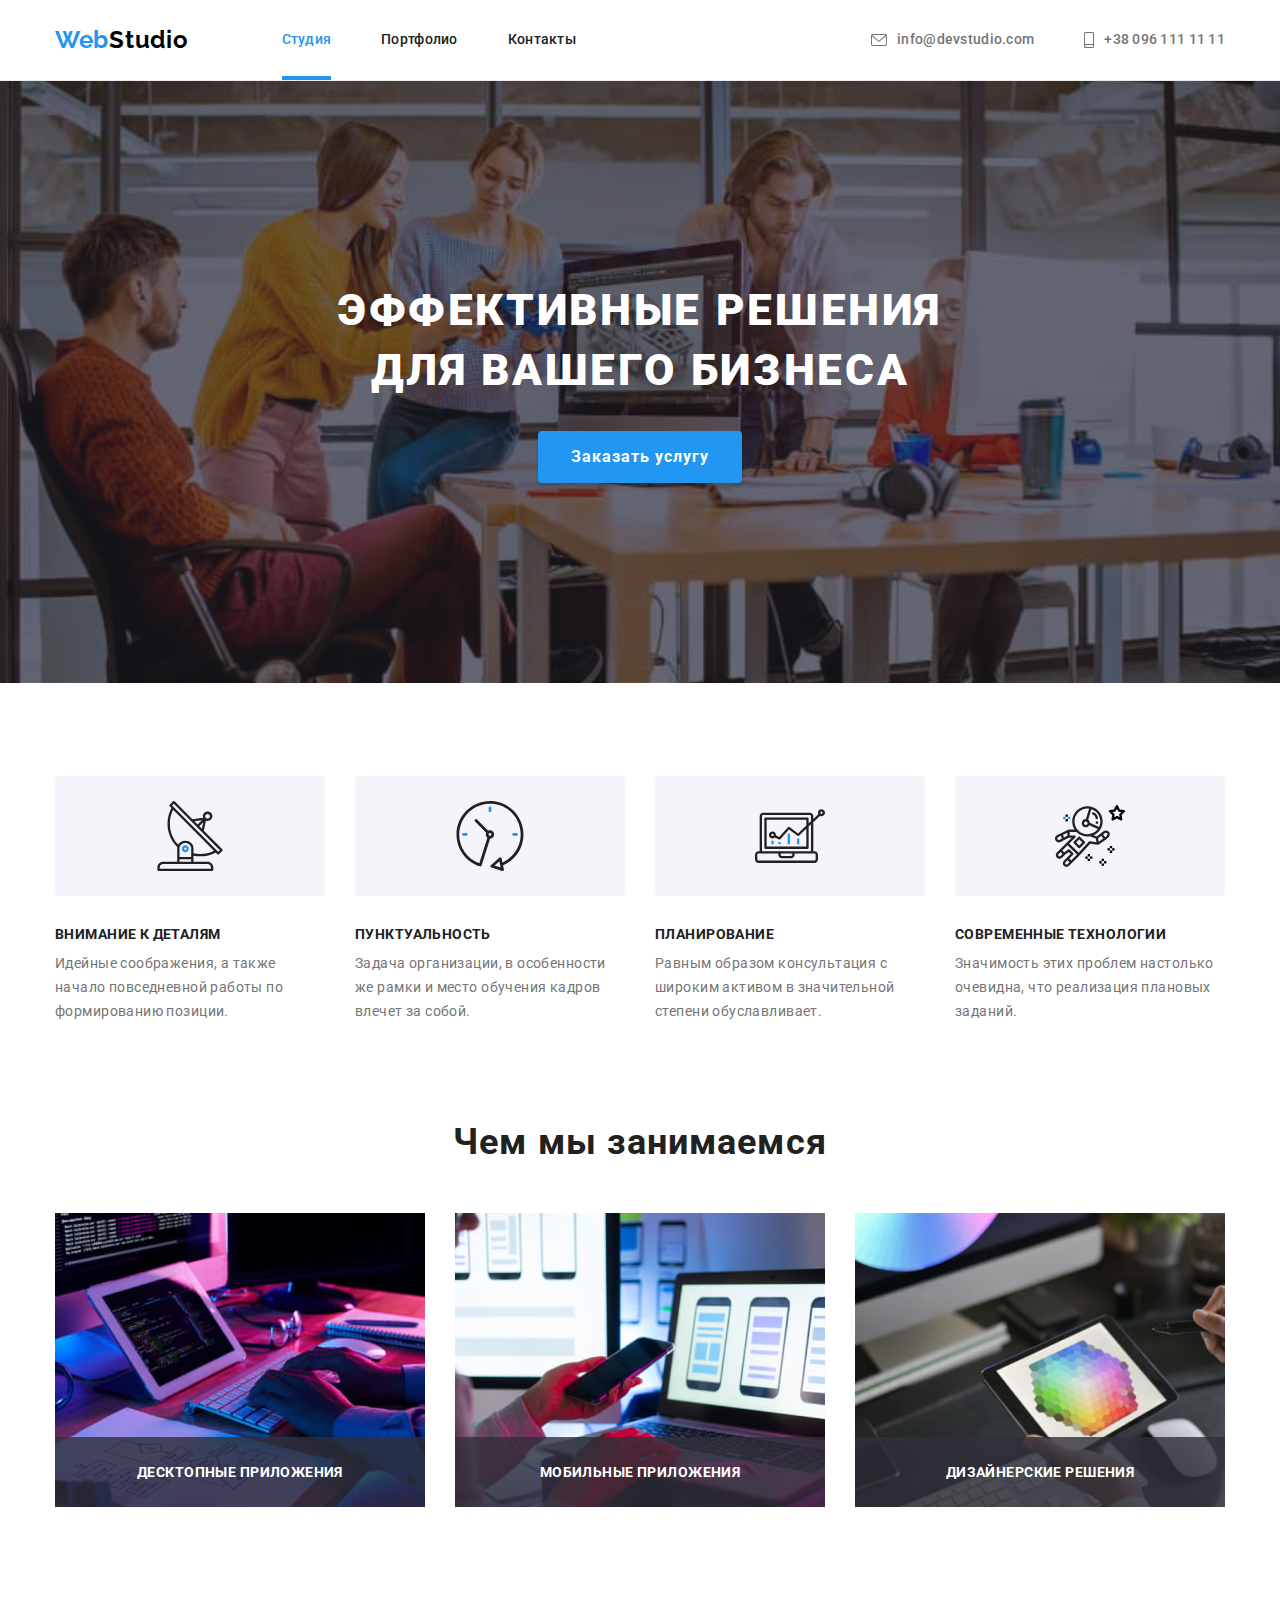
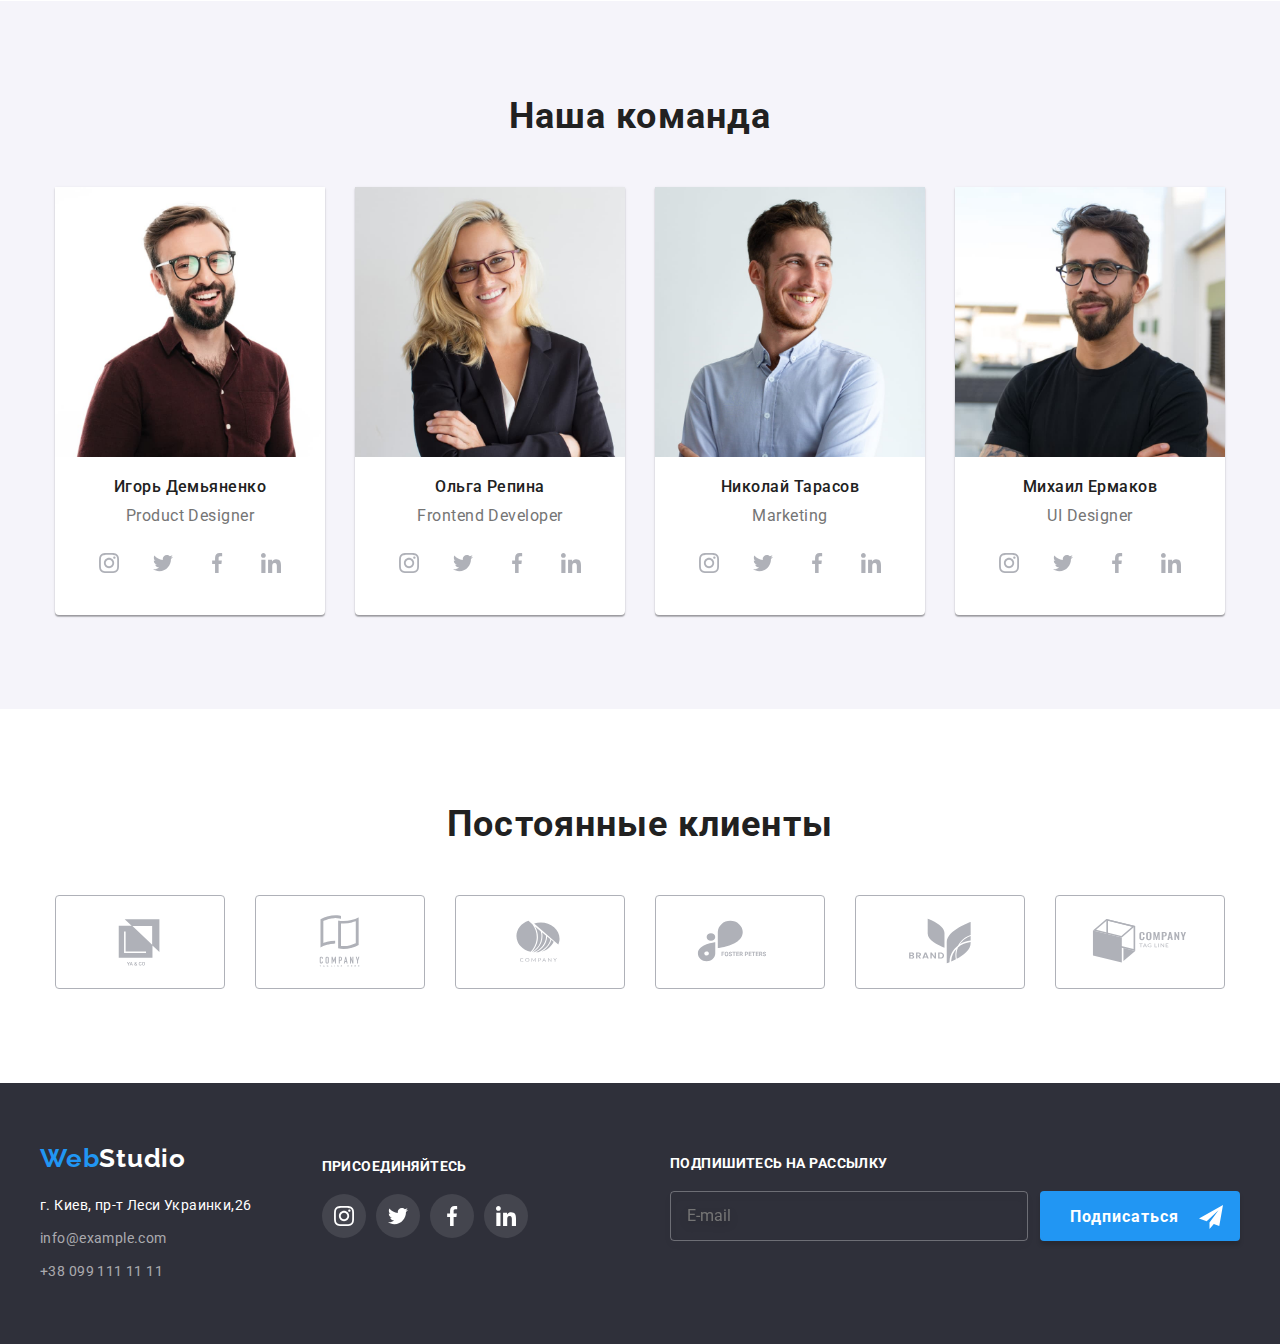
<file: index.html>
<!DOCTYPE html>
<html lang="ru">

<head>
    <meta charset="UTF-8">
    <meta http-equiv="X-UA-Compatible" content="IE=edge">
    <meta name="viewport" content="width=device-width, initial-scale=1.0">
    <title>WebStudio Main Page</title>

    <link rel="stylesheet" href="https://cdnjs.cloudflare.com/ajax/libs/modern-normalize/1.0.0/modern-normalize.min.css" />

    <link rel="stylesheet" href="./css/main.min.css"/>

    <link rel="preconnect" href="https://fonts.googleapis.com">
    <link rel="preconnect" href="https://fonts.gstatic.com" crossorigin>
    <link href="https://fonts.googleapis.com/css2?family=Raleway:wght@700&family=Roboto:wght@400;500;700;900&display=swap"
        rel="stylesheet">
</head>

<body>
    
    <!-- Шапка сторінки-->
<header class="header">
    <div class="header__container container">
        <nav class="header__nav">
            <a class="logo link" href="index.html"><span class="logo__part">Web</span>Studio</a>
            <ul class="navigation list">
                <li class="navigation__item"><a class="navigation__link link navigation__link--current" href="index.html">Студия</a></li>
                <li class="navigation__item"><a class="navigation__link link" href="./portfolio.html">Портфолио</a></li>
                <li class="navigation__item"><a class="navigation__link link" href="">Контакты</a></li>
            </ul>
        </nav>

        <ul class="contacts list ">
            <li class="contacts__item">
                <a class="contacts__link link" href="mailto:info@devstudio.com">
                    <svg class="contacts__icons" width="16" height="12" viewBox="0 0 16 12">
                        <use href="./images/symbol-defs.svg#icon-envelope">
                        </use>
                    </svg>info@devstudio.com</a></li>
            <li class="contacts__item">
                <a class="contacts__link link" href="tel:+380961111111">
                    <svg class="contacts__icons" width="10" height="16" viewBox="0 0 10 16">
                        <use href="./images/symbol-defs.svg#icon-smartphone">
                        </use>
                    </svg>+38 096 111 11 11</a>
            </li>
        </ul>
        <button class="menu-button" type="button" menu-modal-open>
            <svg class="menu-icon" width="24" height="16" fill="none">
                <path fill-rule="evenodd" clip-rule="evenodd"
                    d="M0 2.6667V0h24v2.6667H0Zm0 6.6666h24V6.6667H0v2.6666ZM0 16h24v-2.6667H0V16Z" />
            </svg>
        </button>
    </div>


<!--------------------MENU_MODAL------------------->
<div class="menu-backdrop is-hidden" menu-modal>
    <div class="menu">

        <button class="menu-close button" type="button" menu-modal-close>
            <svg class="menu-close__svg" width="18" height="18">
                <use href="./images/icons.svg#icon-close"></use>
            </svg>
        </button>

        <ul class="menu-nav list">
            <li class="menu-nav__item"><a class="menu-nav__link link menu-nav__link--current"
                    href="index.html">Студия</a>
            </li>
            <li class="menu-nav__item"><a class="menu-nav__link link" href="./portfolio.html">Портфолио</a></li>
            <li class="menu-nav__item"><a class="menu-nav__link link" href="">Контакты</a></li>
        </ul>
       

        <div class="menu__container-contacts">
        <ul class="menu-contacts list ">
            <li class="tel">
                <a class="tel-link link" href="tel:+380961111111">
                    +38 096 111 11 11</a>
            </li>
            <li class="mail">
                <a class="mail-link link" href="mailto:info@devstudio.com">
                    info@devstudio.com</a>
            </li>

        </ul>
        <ul class="menu-socials">
            <a href="" class="menu-socials__link link">
                Instagram
            </a>
            <span class="menu-socials__line">|</span>
            <a href="" class="menu-socials__link link">
                Twitter
            </a>
            <span class="menu-socials__line">|</span>
            <a href="" class="menu-socials__link link">
                Facebook
            </a>
            <span class="menu-socials__line">|</span>
            <a href="" class="menu-socials__link link">
                LinkedIn
            </a>
        </ul>
       </div>
    </div>
</div>


</header>




    <!--Контент-->
    <main>
        <!--Блок-герой-->
        <section class="hero section">
            <div class="hero__container container">
            <h1 class="hero__text">Эффективные решения для вашего бизнеса</h1>
            <button class="hero__button button" type="button" data-modal-open>Заказать услугу</button>
            </div>
        </section>




        <!------------Блок наших цінностей------------->
        <section class="values section">
            <div class="container">
            <h2 class="values__heading visually-hidden">Наши ценности</h2>
            <ul class="values__list list">
                <li class="values__item">
                    <div class="values__img">
                    <svg class="values__icons"  width="70" height="70" viewBox="0 0 70 70">
                        <use href="./images/symbol-defs.svg#icon-antenna"></use>
                    </svg>
                    </div>
                    <div class="values__part">
                    <h3 class="values__name">Внимание к деталям</h3>
                    <p class="values__text text">Идейные соображения, а также начало повседневной работы по формированию позиции.</p>
                </div>
                </li>
                <li class="values__item">
                    <div class="values__img">
                    <svg class="values__icons" width="70" height="70" viewBox="0 0 70 70">
                        <use href="./images/symbol-defs.svg#icon-clock"></use>
                    </svg>
                    </div>
                    <div class="values__part">
                    <h3 class="values__name">Пунктуальность</h3>
                    <p class="values__text text">Задача организации, в особенности же рамки и место обучения кадров влечет за собой.</p>
                </div>
                </li>
                <li class="values__item">
                    <div class="values__img">
                    <svg class="values__icons" width="70" height="70" viewBox="0 0 70 70">
                        <use href="./images/symbol-defs.svg#icon-diagram"></use>
                    </svg>
                    </div>
                    <div class="values__part">
                    <h3 class="values__name">Планирование</h3>
                    <p class="values__text text">Равным образом консультация с широким активом в значительной степени обуславливает.</p>
                </div>
            </li>
                <li class="values__item">
                    <div class="values__img">
                    <svg class="values__icons" width="70" height="70" viewBox="0 0 70 70">
                        <use href="./images/symbol-defs.svg#icon-astronaut"></use>
                    </svg>
                    </div>
                    <div class="values__part">
                        <h3 class="values__name">Современные технологии</h3>
                    <p class="values__text text">Значимость этих проблем настолько очевидна, что реализация плановых заданий.</p>
                </div>
                </li>
            </ul>
            </div>
        </section>

            <!------------Блок наших завдань------------->
        <section class="tasks section">
            <div class="container">
            <h2 class="tasks__title title">Чем мы занимаемся</h2>
            <ul class="tasks-list list">
                <li class="tasks__item">
                    <div class="thumb">
                    <img src="./images/image1.jpg" alt="Верстка" width="370" height="294" />
                    <p class="tasks__text">Десктопные приложения</p>
                    </div>
                </li>
                <li class="tasks__item">
                    <div class="thumb">
                    <img src="./images/image2.jpg" alt="Разметка" width="370" height="294" />
                    <p class="tasks__text">Мобильные приложения</p>
                    </div>
                </li>
                <li class="tasks__item">
                    <div class="thumb">
                    <img src="./images/image3.jpg" alt="Дизайн" width="370" height="294" />
                    <p class="tasks__text">Дизайнерские решения</p>
                    </div>
                </li>
            </ul>
            </div>
        </section>


        
        <!----------Блок презентування команди---------->


        <section class="team section">
            <div class="container">
            <h2 class="team__title title">Наша команда</h2>
            <ul class="team__list list">
                <li class="member">
                    <div class="team__image-container">
                        <img src="./images/igor.jpg" alt="Фото Игоря" />
                    </div>
                    <div class="team__container">
                    <h3 class="member__name">Игорь Демьяненко</h3>
                    <p class="member__job text">Product Designer</p>
                    <ul class="social-media">
                        <li class="social-media__item">
                            <a class="social-media__link social-media__members" href="" aria-label="Посилання на Instagram">
                                <svg class="social-media__svg">
                                    <use href="./images/symbol-defs.svg#icon-instagram"></use>
                                </svg>
                            </a>
                        </li>
                        <li  class="social-media__item">
                            <a class="social-media__link social-media__members" href="" aria-label="Посилання на Twitter">
                                <svg class="social-media__svg">
                                    <use href="./images/symbol-defs.svg#icon-twitter"></use>
                                </svg>
                            </a>
                        </li>
                        <li  class="social-media__item">
                            <a class="social-media__link social-media__members" href="" aria-label="Посилання на Facebook">
                                <svg class="social-media__svg">
                                    <use href="./images/symbol-defs.svg#icon-facebook"></use>
                                </svg>
                            </a>
                        </li>
                        <li  class="social-media__item">
                            <a class="social-media__link social-media__members" href="" aria-label="Посилання на Linkedin">
                                <svg class="social-media__svg">
                                    <use href="./images/symbol-defs.svg#icon-linkedin"></use>
                                </svg>
                            </a>
                        </li>
                    </ul>
                    </div>
                </li>
                <li class="member">
                    <div class="team__image-container">
                        <img src="./images/olga.jpg" alt="Фото Ольги" />
                    </div>
                    <div class="team__container">
                    <h3 class="member__name">Ольга Репина</h3>
                    <p class="member__job text">Frontend Developer</p>
                    <ul class="social-media">
                        <li  class="social-media__item">
                            <a class="social-media__link social-media__members" href="" aria-label="Посилання на Instagram">
                                <svg class="social-media__svg">
                                    <use href="./images/symbol-defs.svg#icon-instagram"></use>
                                </svg>
                            </a>
                        </li>
                        <li  class="social-media__item">
                            <a class="social-media__link social-media__members" href="" aria-label="Посилання на Twitter">
                                <svg class="social-media__svg">
                                    <use href="./images/symbol-defs.svg#icon-twitter"></use>
                                </svg>
                            </a>
                        </li>
                        <li  class="social-media__item">
                            <a class="social-media__link social-media__members" href="" aria-label="Посилання на Facebook">
                                <svg class="social-media__svg">
                                    <use href="./images/symbol-defs.svg#icon-facebook"></use>
                                </svg>
                            </a>
                        </li>
                        <li  class="social-media__item">
                            <a class="social-media__link social-media__members" href="" aria-label="Посилання на Linkedin">
                                <svg class="social-media__svg">
                                    <use href="./images/symbol-defs.svg#icon-linkedin"></use>
                                </svg>
                            </a>
                        </li>
                    </ul>
                    </div>
                </li>
                <li class="member">
                    <div class="team__image-container">
                        <img src="./images/nikolay.jpg " alt="Фото Николая" />
                    </div>
                    <div class="team__container">
                    <h3 class="member__name">Николай Тарасов</h3>
                    <p class="member__job text">Marketing</p>
                    <ul class="social-media">
                        <li  class="social-media__item">
                            <a class="social-media__link social-media__members" href="" aria-label="Посилання на Instagram">
                                <svg class="social-media__svg">
                                    <use href="./images/symbol-defs.svg#icon-instagram"></use>
                                </svg>
                            </a>
                        </li>
                        <li  class="social-media__item">
                            <a class="social-media__link social-media__members" href="" aria-label="Посилання на Twitter">
                                <svg class="social-media__svg">
                                    <use href="./images/symbol-defs.svg#icon-twitter"></use>
                                </svg>
                            </a>
                        </li>
                        <li  class="social-media__item">
                            <a class="social-media__link social-media__members" href="" aria-label="Посилання на Facebook">
                                <svg class="social-media__svg">
                                    <use href="./images/symbol-defs.svg#icon-facebook"></use>
                                </svg>
                            </a>
                        </li>
                        <li  class="social-media__item">
                            <a class="social-media__link social-media__members" href="" aria-label="Посилання на Linkedin">
                                <svg class="social-media__svg">
                                    <use href="./images/symbol-defs.svg#icon-linkedin"></use>
                                </svg>
                            </a>
                        </li>
                    </ul>
                    </div>
                </li>
                <li class="member">
                    <div class="team__image-container">
                        <img src="./images/michael.jpg" alt="Фото Михаила" />
                    </div>
                    <div class="team__container">
                    <h3 class="member__name">Михаил Ермаков</h3>
                    <p class="member__job text">UI Designer</p>
                    <ul class="social-media">
                        <li  class="social-media__item">
                            <a class="social-media__link social-media__members" href="" aria-label="Посилання на Instagram">
                                <svg class="social-media__svg">
                                    <use href="./images/symbol-defs.svg#icon-instagram"></use>
                                </svg>
                            </a>
                        </li>
                        <li  class="social-media__item">
                            <a class="social-media__link social-media__members" href="" aria-label="Посилання на Twitter">
                                <svg class="social-media__svg">
                                    <use href="./images/symbol-defs.svg#icon-twitter"></use>
                                </svg>
                            </a>
                        </li>
                        <li  class="social-media__item">
                            <a class="social-media__link social-media__members" href="" aria-label="Посилання на Facebook">
                                <svg class="social-media__svg">
                                    <use href="./images/symbol-defs.svg#icon-facebook"></use>
                                </svg>
                            </a>
                        </li>
                        <li  class="social-media__item">
                            <a class="social-media__link social-media__members" href="" aria-label="Посилання на Linkedin">
                                <svg class="social-media__svg">
                                    <use href="./images/symbol-defs.svg#icon-linkedin"></use>
                                </svg>
                            </a>
                        </li>
                    </ul>
                    </div>
                </li>
            </ul>
            </div>
        </section>



     <!----------Компанії з якими працювали---------->
     <section class="companies section">

            <div class="container">

                <h2  class="companies__title title">Постоянные клиенты</h2>

                <ul class="companies__list list">

                    <li class="companies__item">
                        <a class="link companies__link" href="" aria-label="Перейти на сайт компании">
                            <svg class="companies__icons">
                                                      <use href=" ./images/symbol-defs.svg#icon-logo"></use>
                            </svg>
                        </a>
                    </li>
                    <li class="companies__item">
                        <a class="link companies__link" href="" aria-label="Перейти на сайт компании">
                            <svg class="companies__icons">
                                                      <use href=" ./images/symbol-defs.svg#icon-companyy"></use>
                            </svg>
                        </a>
                    </li>
                    <li class="companies__item">
                        <a class="link companies__link" href="" aria-label="Перейти на сайт компании">
                            <svg class="companies__icons">
                                                     <use href=" ./images/symbol-defs.svg#icon-company"></use>
                            </svg>
                        </a>
                    </li>
                    <li class="companies__item">
                        <a class="link companies__link" href="" aria-label="Перейти на сайт компании">
                            <svg class="companies__icons">
                                                     <use href=" ./images/symbol-defs.svg#icon-fosterpeters"></use>
                            </svg>
                        </a>
                    </li>
                    <li class="companies__item">
                        <a class="link companies__link" href="" aria-label="Перейти на сайт компании">
                            <svg class="companies__icons">
                                                     <use href=" ./images/symbol-defs.svg#icon-brand"></use>
                            </svg>
                        </a>
                    </li>  
                    <li class="companies__item">
                        <a class="link companies__link" href="" aria-label="Перейти на сайт компании">
                            <svg class="companies__icons">
                                                     <use href=" ./images/symbol-defs.svg#icon-tagline"></use>
                            </svg>
                        </a>
                    </li>
                </ul>

            </div>
     </section>

    </main>

    <!--Футер, контакти-->
    <footer class="footer">
        <div class="footer__container container">

        <div class="address"> 
        <a class="footer__logo link" href="./index.html"><span class="logo__part">Web</span>Studio</a>
        <address>
            <ul class="address__list list">
                <li><a class="address__location link" href="https://goo.gl/maps/zYbYkfwUoNGTcLPQ7" target="_blank" rel="noopener noreferrer">г. Киев,
                        пр-т Леси Украинки,26</a></li>
                <li class="address__item"><a class="link address__link" href="mailto:info@example.com">info@example.com</a></li>
                <li class="address__item"><a class="link address__link" href="tel:+380991111111">+38 099 111 11 11</a></li>
            </ul>
        </address>
        </div>

         <div class="socials">
         <h2 class="socials__heading">присоединяйтесь</h2>
         <ul class="social-media">
                        <li class="social-media__item">
                            <a class="social-media__link social-media__footer" href="" aria-label="Посилання на Instagram">
                                <svg class="social-media__svg">
                                    <use href="./images/symbol-defs.svg#icon-instagram"></use>
                                </svg>
                            </a>
                        </li>
                        <li class="social-media__item">
                            <a class="social-media__link social-media__footer" href="" aria-label="Посилання на Twitter">
                                <svg class="social-media__svg">
                                    <use href="./images/symbol-defs.svg#icon-twitter"></use>
                                </svg>
                            </a>
                        </li>
                        <li class="social-media__item">
                            <a class="social-media__link social-media__footer" href="" aria-label="Посилання на Facebook">
                                <svg class="social-media__svg">
                                    <use href="./images/symbol-defs.svg#icon-facebook"></use>
                                </svg>
                            </a>
                        </li>
                        <li class="social-media__item">
                            <a class="social-media__link social-media__footer" href="" aria-label="Посилання на Linkedin">
                                <svg class="social-media__svg">
                                    <use href="./images/symbol-defs.svg#icon-linkedin"></use>
                                </svg>
                            </a>
                        </li>
        </ul>
        </div>


        <div class="footer-form">
            <h2 class="footer-form__heading">Подпишитесь на рассылку</h2>
            <div class="sign-form">
            <input class="sign-form__input" type="text" placeholder="E-mail">
            <button class="footer-button button" type="submit">Подписаться
                    <svg class="footer-button__icon" width="24" height="24" fill="none">
                  <path d="M24 0 0 13.5l7.67 2.8407L19.5 5.25l-8.9983 12.1396.0073.0027-.009-.0027v6.6105l4.3013-5.0181 5.4488 2.0181L24 0Z"
                 fill="#fff" />
         </svg> 
            </button>
            </div>
        </div>       
    </div>


    </footer>



<!--------------------CLIENT_MODAL------------------->
<div class="backdrop is-hidden" data-modal>
    <div class="modal">

        <button class="close-button button" type="button" data-modal-close>
           <svg class="close-button__svg" width="18" height="18">
             <use href="./images/icons.svg#icon-close"></use>
           </svg>
        </button>

            <form class="client-form">

                <h2 class="client-form__header">Оставьте свои данные, мы вам перезвоним</h2>
            
                <div class="field">
                <label class="field__label" for="name">Имя</label>
                <input class="field__input" type="text" name="user-name" id="name" />
                <svg class="field__icon" width="18" height="18" viewBox="0 0 18 18">
                    <use href="./images/icons.svg#icon-name"></use>
                </svg>
            </div>

            <div class="field">
                <label class="field__label" for="tel">Телефон</label>
                <input class="field__input" type="tel" name="tel" id="tel" />
                      <svg class="field__icon" width="18" height="18" viewBox="0 0 18 18">
                          <use href="./images/icons.svg#icon-tel"></use>
                      </svg>
            </div>

             <div class="field">
                <label class="field__label" for="email">Почта</label>
                <input class="field__input" type="email" name="mail" id="mail" />
                       <svg class="field__icon" width="18" height="18" viewBox="0 0 18 18">
                           <use href="./images/icons.svg#icon-mail"></use>
                       </svg>
            </div>


            <div class="field">
                <label class="field__label" for="comment">Комментарий</label>
                <textarea class="field__comments" type="text" name="comment" id="comment" placeholder="Введите текст"></textarea>
            </div>


           <div class="checkbox">
            <label class="checkbox__label" >
                    <input class="checkbox__input" type="checkbox" name="Agreement" value="Agreed" id="Agreement"/>
                      <span class="checkbox__icon"></span>
                     Соглашаюсь с рассылкой и принимаю&nbsp<a class="checkbox__agreement" href="" alt="Условия договора"> Условия договора</a>                
             </label>
            </div>


                <button class="send-button" type="submit">Отправить</button>
            

            </form>
    </div>
</div>



            <script src="./js/menu.js"></script>
            <script src="./js/modal.js"></script>

</body>

</html>
</file>
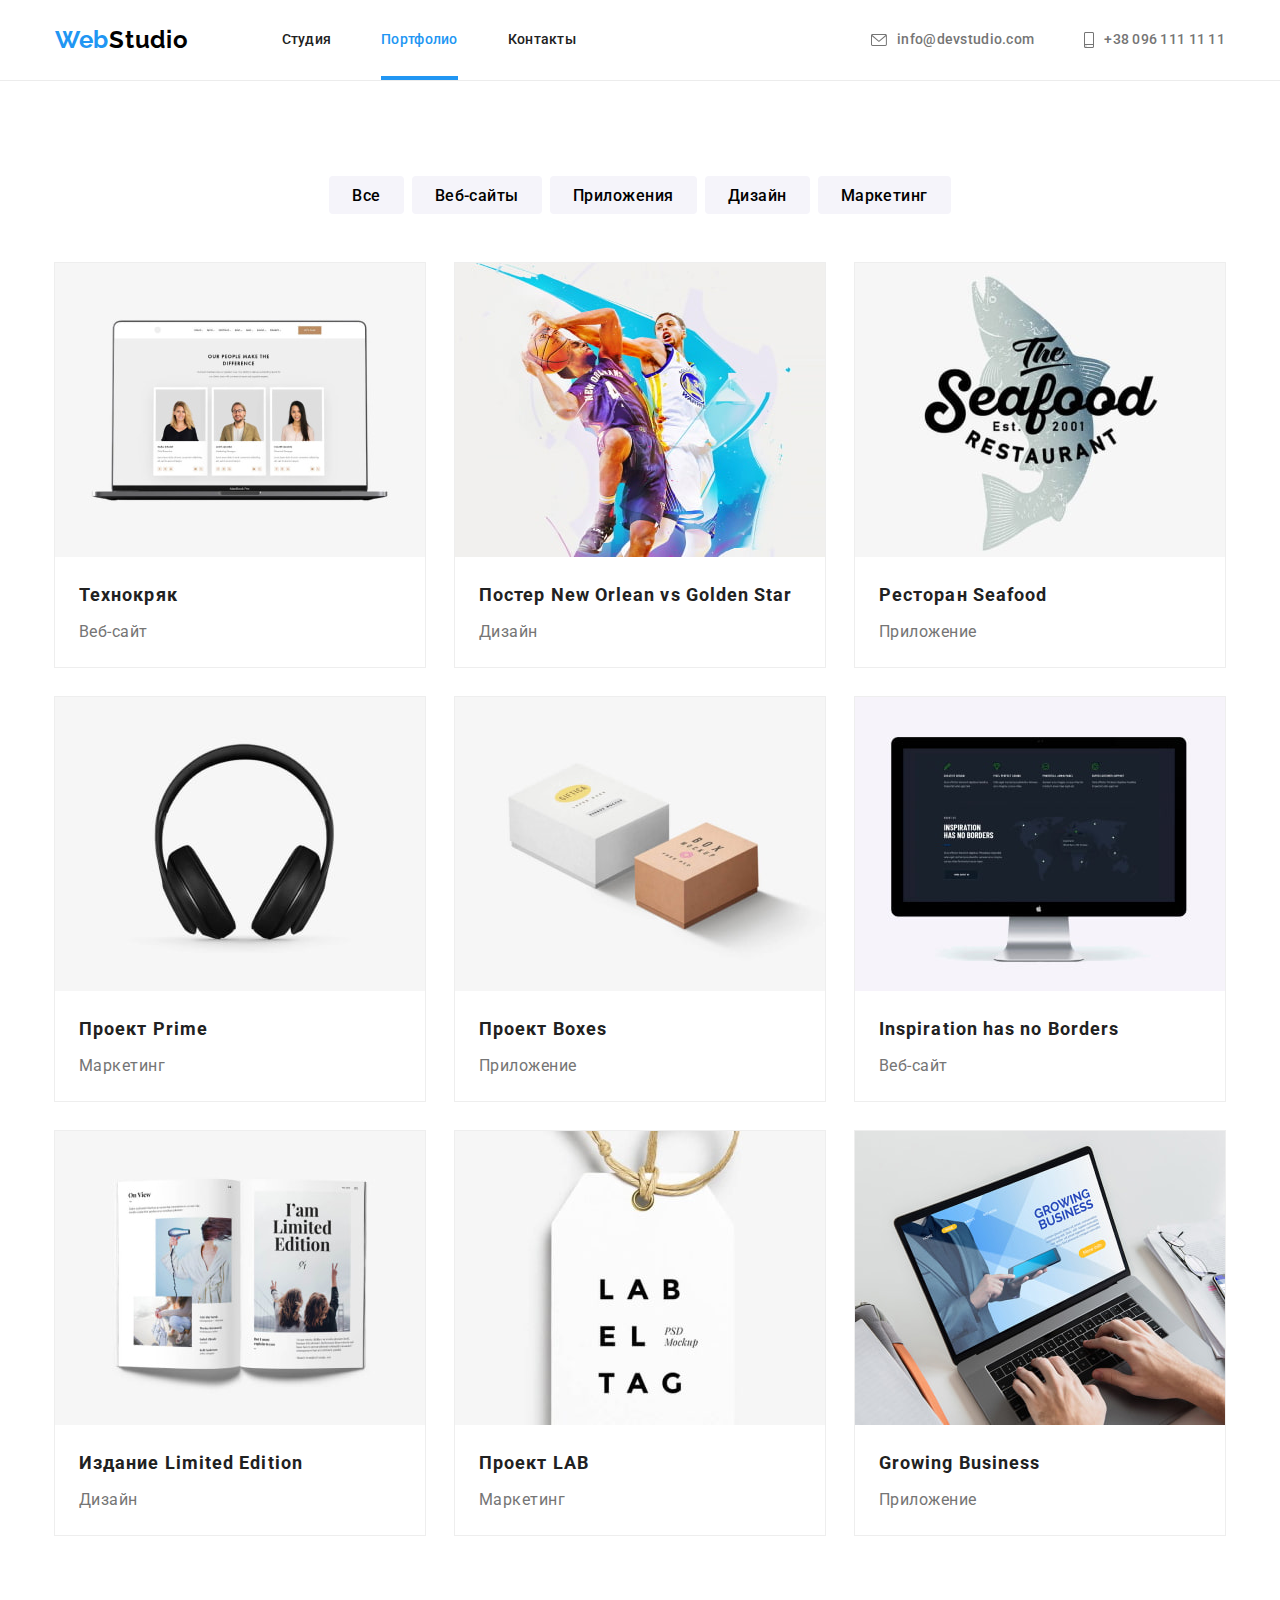
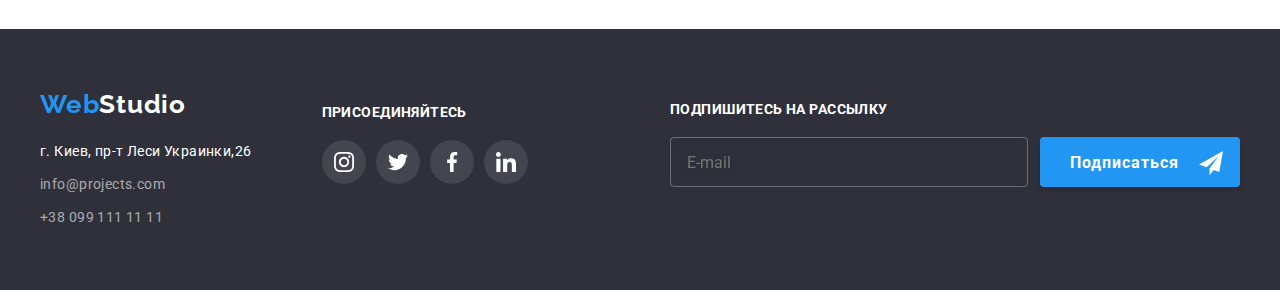
<file: portfolio.html>
<!DOCTYPE html>
<html lang="ru">

<head>
    <meta charset="UTF-8">
    <meta http-equiv="X-UA-Compatible" content="IE=edge">
    <meta name="viewport" content="width=device-width, initial-scale=1.0">
    <title>WebStudio Портфолио</title>

    <link rel="stylesheet" href="https://cdnjs.cloudflare.com/ajax/libs/modern-normalize/1.0.0/modern-normalize.min.css" />

    <link rel="stylesheet" href="./css/main.min.css" />

    <link rel="preconnect" href="https://fonts.googleapis.com">
    <link rel="preconnect" href="https://fonts.gstatic.com" crossorigin>
    <link href="https://fonts.googleapis.com/css2?family=Raleway:wght@700&family=Roboto:wght@400;500;700;900&display=swap"
        rel="stylesheet">
</head>

<body>
    <!-- Шапка сторінки-->
<body>
    <!-- Шапка сторінки-->
<header class="header">
    <div class="header__container container">
        <nav class="header__nav">
            <a class="logo link" href="index.html"><span class="logo__part">Web</span>Studio</a>
            <ul class="navigation list">
                <li class="navigation__item"><a class="navigation__link link"
                        href="index.html">Студия</a></li>
                <li class="navigation__item"><a class="navigation__link link navigation__link--current" href="./portfolio.html">Портфолио</a></li>
                <li class="navigation__item"><a class="navigation__link link" href="">Контакты</a></li>
            </ul>
        </nav>

        <ul class="contacts list ">
            <li class="contacts__item"><a class="contacts__link link" href="mailto:info@devstudio.com">
                    <svg class="contacts__icons" width="16" height="12" viewBox="0 0 16 12">
                        <use href="./images/symbol-defs.svg#icon-envelope">
                        </use>
                    </svg>info@devstudio.com</a></li>
            <li class="contacts__item">
                <a class="contacts__link link" href="tel:+380961111111">
                    <svg class="contacts__icons" width="10" height="16" viewBox="0 0 10 16">
                        <use href="./images/symbol-defs.svg#icon-smartphone">
                        </use>
                    </svg>+38 096 111 11 11</a>
            </li>
        </ul>

        <button class="menu-button" type="button" menu-modal-open>
            <svg class="menu-icon" width="24" height="16" fill="none">
                <path fill-rule="evenodd" clip-rule="evenodd"
                    d="M0 2.6667V0h24v2.6667H0Zm0 6.6666h24V6.6667H0v2.6666ZM0 16h24v-2.6667H0V16Z" />
            </svg>
        </button>
        </div>


<!--------------------MENU_MODAL------------------->
<div class="menu-backdrop is-hidden " menu-modal>
    <div class="menu">

        <button class="menu-close button" type="button" menu-modal-close>
            <svg class="menu-close__svg" width="18" height="18">
                <use href="./images/icons.svg#icon-close"></use>
            </svg>
        </button>

        <ul class="menu-nav list">
            <li class="menu-nav__item"><a class="menu-nav__link link menu-nav__link--current"
                    href="index.html">Студия</a>
            </li>
            <li class="menu-nav__item"><a class="menu-nav__link link" href="./portfolio.html">Портфолио</a></li>
            <li class="menu-nav__item"><a class="menu-nav__link link" href="">Контакты</a></li>
        </ul>
        
        <div class="menu__container-contacts">
        <ul class="menu-contacts list ">
            <li class="tel">
                <a class="tel-link link" href="tel:+380961111111">
                    +38 096 111 11 11</a>
            </li>
            <li class="mail">
                <a class="mail-link link" href="mailto:info@devstudio.com">
                    info@devstudio.com</a>
            </li>

        </ul>
        <ul class="menu-socials">
            <a href="" class="menu-socials__link link">
                Instagram
            </a>
            <span class="menu-socials__line">|</span>
            <a href="" class="menu-socials__link link">
                Twitter
            </a>
            <span class="menu-socials__line">|</span>
            <a href="" class="menu-socials__link link">
                Facebook
            </a>
            <span class="menu-socials__line">|</span>
            <a href="" class="menu-socials__link link">
                LinkedIn
            </a>
        </ul>
    </div>
    </div>
</div>

        </header>


    <!--Контент-->
<main>
<section class="porfolio section">
<div class="container">
    <h1 class="porfolio__heading visually-hidden">Галерея наших работ</h1>


  <!-- Кнопки-->
    <ul class="category list">
        <li class="category__item"><button class="category__button" type="button">Все</button></li>       
        <li class="category__item"><button class="category__button" type="button">Веб-сайты</button></li>
        <li class="category__item"><button class="category__button" type="button">Приложения</button></li>
        <li class="category__item"><button class="category__button" type="button">Дизайн</button></li>
        <li class="category__item"><button class="category__button" type="button">Маркетинг</button></li>
    </ul>

<!--Портфоліо-->
    <ul class="projects list">
        <li class="projects__item">
            <a class="link" href="">
            <div class="overlay">
                <div class="projects__img-container">
                <img src="./images/techn.jpg" alt="Вебсайт">
                    <p class="projects__description">Ресурс предлагает комплексные предложения с разным уровнем функционала и сервисов. Все это позволит посетителю получить
                исчерпывающие сведения о компании или частном лице.</p>
               </div>
            </div>
               <div class="projects__container">
                <h2 class="projects__name">Технокряк</h2>
                <p class="projects__segment text">Веб-сайт</p>
                </div>
            </a>
        </li>
        <li class="projects__item">
            <a class="link" href="">
              <div class="overlay">
                <div class="projects__img-container">
                <img src="./images/football.jpg" alt="Постер">
                    <p class="projects__description">Ресурс предлагает комплексные предложения с разным уровнем функционала и сервисов. Все это
                    позволит посетителю получить
                    исчерпывающие сведения о компании или частном лице.</p>
                </div></div>
                <div class="projects__container">
                <h2 class="projects__name">Постер New Orlean vs Golden Star</h2>
                <p class="projects__segment text">Дизайн</p>
                </div>
            </a>
        </li>
        <li class="projects__item">
            <a class="link" href="">
                      <div class="overlay">
                <div class="projects__img-container">
                    <img src="./images/seafood.jpg" alt="Лого ресторана">
                        <p class="projects__description">Ресурс предлагает комплексные предложения с разным уровнем функционала и сервисов. Все это позволит посетителю получить
                    исчерпывающие сведения о компании или частном лице.</p>
                    </div></div> 
                    <div class="projects__container">
                <h2 class="projects__name">Ресторан Seafood</h2>
                <p class="projects__segment text">Приложение</p>
                </div>
            </a>
        </li>
        <li class="projects__item">
            <a class="link" href="">
              <div class="overlay">
                <div class="projects__img-container">
                <img src="./images/prime.jpg" alt="Наушники">
                        <p class="projects__description">Ресурс предлагает комплексные предложения с разным уровнем функционала и сервисов. Все это позволит посетителю получить
                    исчерпывающие сведения о компании или частном лице.</p>
                    </div></div>
                    <div class="projects__container">
                <h2 class="projects__name">Проект Prime</h2>
                <p class="projects__segment text">Маркетинг</p>
                </div>
            </a>
        </li>
        <li class="projects__item">
            <a class="link" href="">
                    <div class="overlay">
                <div class="projects__img-container">
                <img src="./images/boxes.jpg" alt="Дизайн коробок">
                        <p class="projects__description">Ресурс предлагает комплексные предложения с разным уровнем функционала и сервисов. Все это позволит посетителю получить
                    исчерпывающие сведения о компании или частном лице.</p>
                    </div></div>
                    <div class="projects__container">
                <h2 class="projects__name">Проект Boxes</h2>
                <p class="projects__segment text">Приложение</p>
                </div>
            </a>
        </li>
        <li class="projects__item">
            <a class="link" href="">
                        <div class="overlay">
                       <div class="projects__img-container">
                      <img src="./images/inspiration.jpg" alt="Дизайн вебсайта">
                        <p class="projects__description">Ресурс предлагает комплексные предложения с разным уровнем функционала и сервисов. Все это позволит посетителю получить
                    исчерпывающие сведения о компании или частном лице.</p>
                    </div></div>
                    <div class="projects__container">
                <h2 class="projects__name">Inspiration has no Borders</h2>
                <p class="projects__segment text">Веб-сайт</p>
                </div>
            </a>
        </li>
        <li class="projects__item">
            <a class="link" href="">
               <div class="overlay">
                <div class="projects__img-container">
                <img src="./images/limited.jpg" alt="Журнал">
                     <p class="projects__description">Ресурс предлагает комплексные предложения с разным уровнем функционала и сервисов. Все это позволит посетителю получить
                    исчерпывающие сведения о компании или частном лице.</p>
                    </div></div>
                    <div class="projects__container">
                <h2 class="projects__name">Издание Limited Edition</h2>
                <p class="projects__segment text">Дизайн</p>
                </div>
            </a>
        </li>
        <li class="projects__item">
            <a class="link" href="">
                <div class="overlay">
                <div class="projects__img-container">
               <img src="./images/lab.jpg" alt="Ярлык бренда">
                     <p class="projects__description">Ресурс предлагает комплексные предложения с разным уровнем функционала и сервисов. Все это позволит посетителю получить
                    исчерпывающие сведения о компании или частном лице.</p>
                    </div></div>
                <div class="projects__container">
                <h2 class="projects__name">Проект LAB</h2>
                <p class="projects__segment text">Маркетинг</p>
                </div>
            </a>
        </li>
        <li class="projects__item">
            <a class="link" href="">
                     <div class="overlay">
                <div class="projects__img-container">
                   <img src="./images/business.jpg" alt="Вебсайт бизнеса">
                    <p class="projects__description">Ресурс предлагает комплексные предложения с разным уровнем функционала и сервисов. Все это позволит посетителю получить
                    исчерпывающие сведения о компании или частном лице.</p>
                    </div></div>
                    <div class="projects__container">
                <h2 class="projects__name">Growing Business</h2>
                <p class="projects__segment text">Приложение</p>
                </div>
            </a>
        </li>
    </ul>
</div>
</section>
</main>





<!--Футер, контакти-->
<footer class="footer">
    <div class="footer__container container">

        <div class="address">
            <a class="footer__logo link" href="./index.html"><span class="logo__part">Web</span>Studio</a>
            <address>
                <ul class="address__list list">
                    <li><a class="address__location link" href="https://goo.gl/maps/zYbYkfwUoNGTcLPQ7" target="_blank"
                            rel="noopener noreferrer">г. Киев,
                            пр-т Леси Украинки,26</a></li>
                    <li class="address__item"><a class="link address__link"
                            href="mailto:info@projects.com">info@projects.com</a></li>
                    <li class="address__item"><a class="link address__link" href="tel:+380991111111">+38 099 111 11
                            11</a></li>
                </ul>
            </address>
        </div>

        <div class="socials">
            <h2 class="socials__heading">присоединяйтесь</h2>
            <ul class="social-media">
                <li class="social-media__item">
                    <a class="social-media__link social-media__footer" href="" aria-label="Посилання на Instagram">
                        <svg class="social-media__svg">
                            <use href="./images/symbol-defs.svg#icon-instagram"></use>
                        </svg>
                    </a>
                </li>
                <li class="social-media__item">
                    <a class="social-media__link social-media__footer" href="" aria-label="Посилання на Twitter">
                        <svg class="social-media__svg">
                            <use href="./images/symbol-defs.svg#icon-twitter"></use>
                        </svg>
                    </a>
                </li>
                <li class="social-media__item">
                    <a class="social-media__link social-media__footer" href="" aria-label="Посилання на Facebook">
                        <svg class="social-media__svg">
                            <use href="./images/symbol-defs.svg#icon-facebook"></use>
                        </svg>
                    </a>
                </li>
                <li class="social-media__item">
                    <a class="social-media__link social-media__footer" href="" aria-label="Посилання на Linkedin">
                        <svg class="social-media__svg">
                            <use href="./images/symbol-defs.svg#icon-linkedin"></use>
                        </svg>
                    </a>
                </li>
            </ul>
        </div>


        <div class="footer-form">
            <h2 class="footer-form__heading">Подпишитесь на рассылку</h2>
            <div class="sign-form">
                <input class="sign-form__input" type="projects__segment text" placeholder="E-mail">
                <button class="footer-button button" type="submit">Подписаться
                    <svg class="footer-button__icon" width="24" height="24" fill="none">
                        <path
                            d="M24 0 0 13.5l7.67 2.8407L19.5 5.25l-8.9983 12.1396.0073.0027-.009-.0027v6.6105l4.3013-5.0181 5.4488 2.0181L24 0Z"
                            fill="#fff" />
                    </svg>
                </button>
            </div>
        </div>
    </div>


</footer>



 <script src="./js/menu.js"></script>


    </body>

    
    </html>
</file>
<file: css/main.min.css>
body,.link{font-family:Roboto, sans-serif;text-decoration:none;color:#212121}.list{list-style-type:none}.text{color:#757575}.title{font-weight:700;font-size:36px;line-height:1.17;text-align:center;letter-spacing:0.03em}.button{border-radius:4px;border:1px solid transparent;font-family:inherit;font-weight:700;font-size:16px;line-height:1.875;letter-spacing:0.06em;-webkit-box-shadow:0px 4px 4px rgba(0,0,0,0.15);box-shadow:0px 4px 4px rgba(0,0,0,0.15);color:#fff;background-color:#2196f3;cursor:pointer}img{display:block;max-width:100%;height:auto}.values__heading,.navigation,.contacts{margin-top:0;margin-bottom:0}.visually-hidden{width:1px;height:1px;margin:-1px;border:0;padding:0;white-space:nowrap;-webkit-clip-path:inset(100%);clip-path:inset(100%);clip:rect(0 0 0 0);overflow:hidden}.container{margin-right:auto;margin-left:auto;padding-left:15px;padding-right:15px}@media screen and (min-width: 480px){.container{width:480px}}@media screen and (min-width: 768px){.container{width:768px}}@media screen and (min-width: 1200px){.container{width:1200px}}.section{padding-top:60px;padding-bottom:60px}@media screen and (min-width: 1200px){.section{padding-top:94px;padding-bottom:94px}}.header{border-bottom:1px solid #ECECEC}.header__container{height:60px;padding-top:16px;padding-bottom:16px}@media screen and (min-width: 768px){.header__container{height:80px;padding-top:0;padding-bottom:0}.header__nav,.header__container{display:-webkit-box;display:-ms-flexbox;display:flex;-webkit-box-pack:start;-ms-flex-pack:start;justify-content:flex-start;-webkit-box-align:center;-ms-flex-align:center;align-items:center}}@media screen and (max-width: 768px){.navigation,.contacts{display:none}}@media screen and (min-width: 768px){.navigation{display:-webkit-box;display:-ms-flexbox;display:flex;padding:0;margin-left:88px}.navigation__item:not(:last-child){margin-right:50px}.navigation__link{display:block;padding-top:32px;padding-bottom:32px}}@media screen and (min-width: 1200px){.navigation{margin-left:93px}}@media screen and (min-width: 768px){.contacts{display:inline;margin-left:84px;padding:0}.contacts__link{font-size:12px;color:#757575;display:-webkit-box;display:-ms-flexbox;display:flex;-webkit-box-align:center;-ms-flex-align:center;align-items:center}.contacts__item:not(:last-child){margin-bottom:10px}}@media screen and (min-width: 1200px){.contacts{display:-webkit-box;display:-ms-flexbox;display:flex;-webkit-box-orient:horizontal;-webkit-box-direction:normal;-ms-flex-direction:row;flex-direction:row;margin-left:auto}.contacts__link{font-size:14px;padding-top:32px;padding-bottom:32px}.contacts__item:not(:last-child){margin-bottom:0;margin-right:50px}}@media screen and (min-width: 768px){.navigation__link,.contacts__link{font-weight:500;line-height:1.14;letter-spacing:0.02em;-webkit-transition-property:color;transition-property:color;-webkit-transition-duration:250ms;transition-duration:250ms;-webkit-transition-timing-function:cubic-bezier(0.4, 0, 0.2, 1);transition-timing-function:cubic-bezier(0.4, 0, 0.2, 1)}.navigation__link:hover,.navigation__link:focus,.contacts__link:hover,.contacts__link:focus{color:#2196f3}.navigation__link{position:relative;font-size:14px}.navigation__link::after{content:"";position:absolute;display:block;left:0;bottom:0;width:100%;height:4px;background-color:#2196f3;-webkit-transition:background-color 250ms cubic-bezier(0.4, 0, 0.2, 1);transition:background-color 250ms cubic-bezier(0.4, 0, 0.2, 1);opacity:0}.navigation__link:hover::after{opacity:1}}@media screen and (min-width: 768px){.navigation__link--current{color:#2196f3;position:relative}.navigation__link--current::after{content:"";position:absolute;display:block;left:0;bottom:0;width:100%;height:4px;background-color:#2196f3;opacity:1}}.logo{margin-top:15px;font-family:'Raleway';font-weight:700;font-size:26px;line-height:1.19;letter-spacing:0.03em;color:#000}.logo__part{color:#2196f3}@media screen and (min-width: 768px){.logo{margin-top:0;font-size:24px}}.footer__logo{display:-webkit-box;display:-ms-flexbox;display:flex;-webkit-box-pack:center;-ms-flex-pack:center;justify-content:center;color:#fff;font-family:'Raleway';font-weight:700;font-size:26px;line-height:1.19;letter-spacing:0.03em}@media screen and (min-width: 1200px){.footer__logo{-webkit-box-pack:start;-ms-flex-pack:start;justify-content:start}}.backdrop{position:fixed;top:0;left:0;width:100%;height:100%;-webkit-transition:opacity 250ms cubic-bezier(0.4, 0, 0.2, 1);transition:opacity 250ms cubic-bezier(0.4, 0, 0.2, 1);opacity:1;background-color:rgba(0,0,0,0.2)}.backdrop.is-hidden{opacity:0;pointer-events:none}.backdrop.is-hidden .modal{-webkit-transform:translate(-50%, -50%) scale(1.1);transform:translate(-50%, -50%) scale(1.1)}.modal{position:absolute;top:50%;left:50%;-webkit-transform:translate(-50%, -50%) scale(1);transform:translate(-50%, -50%) scale(1);-webkit-transition:-webkit-transform 250ms cubic-bezier(0.4, 0, 0.2, 1);transition:-webkit-transform 250ms cubic-bezier(0.4, 0, 0.2, 1);transition:transform 250ms cubic-bezier(0.4, 0, 0.2, 1);transition:transform 250ms cubic-bezier(0.4, 0, 0.2, 1), -webkit-transform 250ms cubic-bezier(0.4, 0, 0.2, 1);min-width:450px;min-height:609px;padding:40px;background-color:#FFF;-webkit-box-shadow:0px 1px 3px rgba(0,0,0,0.12),0px 1px 1px rgba(0,0,0,0.14),0px 2px 1px rgba(0,0,0,0.2);box-shadow:0px 1px 3px rgba(0,0,0,0.12),0px 1px 1px rgba(0,0,0,0.14),0px 2px 1px rgba(0,0,0,0.2);border-radius:4px}@media screen and (min-width: 1200px){.modal{min-width:528px;min-height:581px}}.close-button{position:absolute;top:8px;right:8px;width:30px;height:30px;padding:0;cursor:pointer;border-radius:50%;background-color:#fff;border:1px solid rgba(0,0,0,0.1);-webkit-transition:color 250ms cubic-bezier(0.4, 0, 0.2, 1);transition:color 250ms cubic-bezier(0.4, 0, 0.2, 1)}.close-button__svg{position:absolute;top:50%;left:50%;-webkit-transform:translate(-50%, -50%);transform:translate(-50%, -50%);fill:#000;-webkit-transition:fill 250ms cubic-bezier(0.4, 0, 0.2, 1);transition:fill 250ms cubic-bezier(0.4, 0, 0.2, 1)}.close-button:hover .close-button__svg,.close-button:focus .close-button__svg{fill:#2196f3}.client-form__header{margin:0;margin-bottom:30px;text-align:center;font-weight:700;font-size:20px;line-height:1.15;letter-spacing:0.03em}.field{position:relative}.field+.field{margin-top:28px}.field__input{height:40px;width:370px;padding:11px 12px 11px 42px;border:1px solid rgba(33,33,33,0.2);border-radius:4px;-webkit-transition:border-color 250ms cubic-bezier(0.4, 0, 0.2, 1);transition:border-color 250ms cubic-bezier(0.4, 0, 0.2, 1);cursor:pointer}@media screen and (min-width: 1200px){.field__input{width:448px}}.field__comments{resize:none;height:120px;width:370px;padding:12px 16px;border:1px solid rgba(33,33,33,0.2);border-radius:4px;cursor:pointer;-webkit-transition:border-color 250ms cubic-bezier(0.4, 0, 0.2, 1);transition:border-color 250ms cubic-bezier(0.4, 0, 0.2, 1)}.field__comments::-webkit-input-placeholder{font-size:14px;letter-spacing:0.01em;color:rgba(117,117,117,0.5)}.field__comments:-ms-input-placeholder{font-size:14px;letter-spacing:0.01em;color:rgba(117,117,117,0.5)}.field__comments::-ms-input-placeholder{font-size:14px;letter-spacing:0.01em;color:rgba(117,117,117,0.5)}.field__comments::placeholder{font-size:14px;letter-spacing:0.01em;color:rgba(117,117,117,0.5)}@media screen and (min-width: 1200px){.field__comments{width:448px}}.field__input:hover,.field__input:focus,.field__comments:hover,.field__comments:focus{border-color:#2196f3}.field__label{position:absolute;left:0px;top:4px;-webkit-transform:translateY(-100%);transform:translateY(-100%);display:block;height:14px;font-size:12px;line-height:1.167px;letter-spacing:0.01em}.field__label,.checkbox__icon{color:#757575}.field__icon{position:absolute;top:11px;left:12px;width:18px;height:18px;fill:#212121;-webkit-transition:fill 250ms cubic-bezier(0.4, 0, 0.2, 1);transition:fill 250ms cubic-bezier(0.4, 0, 0.2, 1)}.field:hover .field__icon,.field:focus .field__icon{fill:#2196f3}.checkbox{position:relative;margin-top:20px;height:15px}.checkbox__icon{display:inline-block;margin-right:8.38px;width:16px;height:15px;border:2px solid #212121;border-radius:3px;-webkit-box-shadow:0px 4px 4px rgba(0,0,0,0.25);box-shadow:0px 4px 4px rgba(0,0,0,0.25);-webkit-transition:background-image 250ms cubic-bezier(0.4, 0, 0.2, 1),background-color 250ms cubic-bezier(0.4, 0, 0.2, 1);transition:background-image 250ms cubic-bezier(0.4, 0, 0.2, 1),background-color 250ms cubic-bezier(0.4, 0, 0.2, 1)}.checkbox__icon:hover,.checkbox__icon:focus{cursor:pointer}.checkbox__agreement{color:#2196f3}@media screen and (min-width: 1200px){.checkbox{height:24px;display:-webkit-box;display:-ms-flexbox;display:flex;-webkit-box-align:center;-ms-flex-align:center;align-items:center;-webkit-box-pack:end;-ms-flex-pack:end;justify-content:flex-end;margin-right:11px;height:24px}}.checkbox__input{-webkit-appearance:none;-moz-appearance:none;appearance:none;position:absolute}.checkbox__input:checked+.checkbox__icon{background-image:url("./check-icon.svg");background-color:#2196f3;border-color:#2196f3;background-repeat:no-repeat}.checkbox__label{display:-webkit-box;display:-ms-flexbox;display:flex;-webkit-box-align:center;-ms-flex-align:center;align-items:center;position:absolute;top:0px;right:0px;font-size:12px;font-weight:400;line-height:1.714;letter-spacing:0.03em;color:#757575}@media screen and (min-width: 1200px){.checkbox__label{font-size:14px}}.send-button{padding:0;margin-top:30px;margin-left:85px;width:200px;height:50px;background:#2196f3;-webkit-box-shadow:0px 4px 4px rgba(0,0,0,0.15);box-shadow:0px 4px 4px rgba(0,0,0,0.15);border-radius:4px;border:1px solid transparent;font-weight:700;font-size:16px;line-height:1.875;letter-spacing:0.06em;color:#fff;cursor:pointer;-webkit-transition:background-color 250ms cubic-bezier(0.4, 0, 0.2, 1),-webkit-box-shadow 250ms cubic-bezier(0.4, 0, 0.2, 1);transition:background-color 250ms cubic-bezier(0.4, 0, 0.2, 1),-webkit-box-shadow 250ms cubic-bezier(0.4, 0, 0.2, 1);transition:background-color 250ms cubic-bezier(0.4, 0, 0.2, 1),box-shadow 250ms cubic-bezier(0.4, 0, 0.2, 1);transition:background-color 250ms cubic-bezier(0.4, 0, 0.2, 1),box-shadow 250ms cubic-bezier(0.4, 0, 0.2, 1),-webkit-box-shadow 250ms cubic-bezier(0.4, 0, 0.2, 1)}.send-button:hover,.send-button:focus{background-color:#188ce8;-webkit-box-shadow:0px 4px 4px rgba(0,0,0,0.15);box-shadow:0px 4px 4px rgba(0,0,0,0.15)}@media screen and (min-width: 1200px){.send-button{margin-left:124px}}.menu-backdrop{position:fixed;top:0;left:0;width:100%;height:100%;-webkit-transition:opacity 250ms cubic-bezier(0.4, 0, 0.2, 1);transition:opacity 250ms cubic-bezier(0.4, 0, 0.2, 1);opacity:1;background-color:#fff;z-index:9}.menu-backdrop.is-hidden{opacity:0;pointer-events:none}.menu-backdrop.is-hidden .modal{-webkit-transform:translate(-50%, -50%) scale(1.1);transform:translate(-50%, -50%) scale(1.1)}.menu{position:absolute;top:0;left:0;display:-webkit-box;display:-ms-flexbox;display:flex;-webkit-box-orient:vertical;-webkit-box-direction:normal;-ms-flex-direction:column;flex-direction:column;-webkit-box-pack:justify;-ms-flex-pack:justify;justify-content:space-between;-webkit-transition:background-color 250ms cubic-bezier(0.4, 0, 0.2, 1);transition:background-color 250ms cubic-bezier(0.4, 0, 0.2, 1);width:100%;height:100%;padding:48px 40px;background-color:#FFF;z-index:10}.menu-icon{-webkit-transition:fill 250ms cubic-bezier(0.4, 0, 0.2, 1);transition:fill 250ms cubic-bezier(0.4, 0, 0.2, 1);fill:#212121}.header__container{position:relative}.menu-button{position:absolute;top:10px;right:15px;padding:12px 8px;border:none;background-color:transparent;width:40px;height:40px}.menu-button:hover,.menu-button:focus{cursor:pointer;color:#2196f3}@media screen and (min-width: 768px){.menu-button{display:none}}.menu-button:hover .menu-icon,.menu-button:focus .menu-icon{fill:currentColor}.menu-close{position:absolute;top:10px;right:15px;width:40px;height:40px;padding:0;cursor:pointer;background-color:#fff;border:none;-webkit-transition:color 250ms cubic-bezier(0.4, 0, 0.2, 1);transition:color 250ms cubic-bezier(0.4, 0, 0.2, 1);-webkit-box-shadow:none;box-shadow:none}.menu-close__svg{fill:#000;-webkit-transition:fill 250ms cubic-bezier(0.4, 0, 0.2, 1);transition:fill 250ms cubic-bezier(0.4, 0, 0.2, 1)}.menu-nav{margin:0;padding:0}.menu-nav__item{min-height:52px}.menu-nav__item:not(:last-child){margin-bottom:32px}.menu-nav__link{font-weight:500;font-size:40px;line-height:1.175px;text-align:center;letter-spacing:0.02em;-webkit-transition:color 250ms cubic-bezier(0.4, 0, 0.2, 1);transition:color 250ms cubic-bezier(0.4, 0, 0.2, 1)}.menu-nav__link:hover,.menu-nav__link:focus{color:#2196f3}.menu-contacts{margin:0;padding:0}.tel{height:40 px}.tel-link{font-weight:500;font-size:34px;line-height:1.176;letter-spacing:0.02em;color:#2196f3}.mail{margin-top:32px}.mail-link{font-weight:500;font-size:24px;line-height:1.166;letter-spacing:0.02em;color:#757575}.menu-socials{display:-webkit-box;display:-ms-flexbox;display:flex;-ms-flex-pack:distribute;justify-content:space-around;width:357px;margin:64px 0 0 0;padding:0}.menu-socials__link{color:#2196f3;font-weight:500;font-size:18px;line-height:1.222}.menu-socials__line{color:rgba(33,33,33,0.2)}.hero{padding-top:118px;padding-bottom:118px;margin-left:auto;margin-right:auto;max-width:768px;background-image:-webkit-gradient(linear, left top, left bottom, from(rgba(47,48,58,0.4)), to(rgba(47,48,58,0.4))),url("./bckgr.jpg");background-image:linear-gradient(to bottom, rgba(47,48,58,0.4), rgba(47,48,58,0.4)),url("./bckgr.jpg");background-repeat:no-repeat;background-size:cover;background-position:50% 50%}@media screen and (min-width: 768px){.hero{max-width:1200px;background-size:cover}}@media screen and (min-width: 1200px){.hero{max-width:1600px;padding-top:200px;padding-bottom:200px;background-size:cover}}.hero__container{width:360px;padding:0}@media screen and (min-width: 1200px){.hero__container{width:696px}}.hero__text{margin:0;color:#fff;font-weight:900;font-size:26px;line-height:1.615;text-align:center;letter-spacing:0.06em;text-transform:uppercase}@media screen and (min-width: 1200px){.hero__text{font-size:44px;line-height:1.36}}.hero__button{display:-webkit-box;display:-ms-flexbox;display:flex;-webkit-box-pack:center;-ms-flex-pack:center;justify-content:center;padding:10px 32px;min-width:200px;margin-top:30px;margin-left:auto;margin-right:auto;margin-bottom:0}@media screen and (min-width: 1200px){.hero__button{-webkit-transition:background-color 250ms cubic-bezier(0.4, 0, 0.2, 1);transition:background-color 250ms cubic-bezier(0.4, 0, 0.2, 1);cursor:pointer}.hero__button:hover,.hero__button:focus{background-color:#188ce8}}.values__list{margin-top:0;margin-bottom:0;padding:0}@media screen and (min-width: 768px){.values__list{display:-webkit-box;display:-ms-flexbox;display:flex;-ms-flex-wrap:wrap;flex-wrap:wrap}}@media screen and (min-width: 1200px){.values__list{display:-webkit-box;display:-ms-flexbox;display:flex;-webkit-box-orient:horizontal;-webkit-box-direction:normal;-ms-flex-direction:row;flex-direction:row;width:1170px;height:251px}}.values__item{display:-webkit-box;display:-ms-flexbox;display:flex;-webkit-box-orient:vertical;-webkit-box-direction:normal;-ms-flex-direction:column;flex-direction:column;-webkit-box-pack:top;-ms-flex-pack:top;justify-content:top;-webkit-box-align:center;-ms-flex-align:center;align-items:center}.values__item:not(:last-child){margin-bottom:30px}@media screen and (min-width: 768px){.values__item{width:354px}.values__item:nth-child(2n+1){margin-right:30px}.values__item:nth-child(-n+2){margin-bottom:30px}.values__item:nth-child(3){margin-bottom:0}}@media screen and (min-width: 1200px){.values__item{width:270px}.values__item:nth-child(2n+1){margin-right:0}.values__item:nth-child(-n+2){margin-bottom:0}.values__item:not(:last-child){margin-right:30px}}.values__part{padding-top:30px}.values__name{margin-top:0;margin-bottom:0;text-align:center;font-weight:700;font-size:14px;line-height:1.143;letter-spacing:0.03em;text-transform:uppercase}@media screen and (min-width: 768px){.values__name{text-align:start}}.values__text{margin-top:10px;margin-bottom:0;max-width:450px;font-size:14px;line-height:1.71;letter-spacing:0.03em}@media screen and (min-width: 1200px){.values__text{width:270px}}@media screen and (max-width: 1200px){.tasks{display:none}}@media screen and (min-width: 1200px){.tasks{padding-top:0}.tasks__title{margin-top:0;margin-bottom:0}.tasks__text{position:absolute;top:224px;padding-top:27px;padding-bottom:27px;margin:0;width:100%;text-align:center;font-weight:700;font-size:14px;line-height:1.143;letter-spacing:0.03em;text-transform:uppercase;border:none;color:#fff;background-color:rgba(47,48,58,0.8)}.tasks-list{display:-webkit-box;display:-ms-flexbox;display:flex;margin-top:50px;margin-bottom:0;padding:0}.tasks__item+.tasks__item{margin-left:30px}.thumb{position:relative}}.team{background-color:#f5f4fa}.team__container{padding:30px 122px 24px 122px}@media screen and (min-width: 768px){.team__container{padding:24px 74px}}@media screen and (min-width: 1200px){.team__container{padding:30px 32px}}.team__title{margin:0;padding-top:0;text-align:center;font-size:28px;letter-spacing:0.03em}@media screen and (min-width: 1200px){.team__title{font-size:36px}}.team__list{margin-top:30px;margin-bottom:0;padding:0}@media screen and (min-width: 768px){.team__list{display:-webkit-box;display:-ms-flexbox;display:flex;-ms-flex-wrap:wrap;flex-wrap:wrap}}@media screen and (min-width: 1200px){.team__list{-ms-flex-wrap:nowrap;flex-wrap:nowrap;margin-top:50px;margin-bottom:0;padding:0;height:428px}}.team__image-container{width:450px;height:460px}.team__image-container img{height:460px;-o-object-fit:cover;object-fit:cover}@media screen and (min-width: 768px){.team__image-container{width:354px;height:374px}.team__image-container img{height:374px;-o-object-fit:cover;object-fit:cover}}@media screen and (min-width: 1200px){.team__image-container{width:270px;height:260px}.team__image-container img{height:270px;-o-object-fit:cover;object-fit:cover}}.member{width:450px;height:622px;padding:0;background-color:#fff;margin-bottom:30px;-webkit-box-shadow:0px 1px 3px rgba(0,0,0,0.12),0px 1px 1px rgba(0,0,0,0.14),0px 2px 1px rgba(0,0,0,0.2);box-shadow:0px 1px 3px rgba(0,0,0,0.12),0px 1px 1px rgba(0,0,0,0.14),0px 2px 1px rgba(0,0,0,0.2);border-radius:0px 0px 4px 4px}.member__name{margin:0px;padding:0;font-weight:500;font-size:16px;line-height:1.19;text-align:center;letter-spacing:0.03em}.member__job{margin:10px 0 0 0;padding:0;font-size:16px;line-height:1.19;text-align:center;letter-spacing:0.03em}@media screen and (min-width: 768px){.member{width:354px;height:536px}.member:nth-child(2n+1){margin-right:30px}.member:nth-child(-n+2){margin-bottom:30px}.member:nth-child(n+3){margin-bottom:0}}@media screen and (min-width: 1200px){.member{width:270px;height:428px}.member:nth-child(2n+1){margin-right:0}.member:nth-child(-n+2){margin-bottom:0}.member:not(:last-child){margin-right:30px}}.companies__title{margin:0;font-size:28px}@media screen and (min-width: 1200px){.companies__title{font-size:36px}}.companies__list{display:-webkit-box;display:-ms-flexbox;display:flex;-ms-flex-wrap:wrap;flex-wrap:wrap;-webkit-box-align:center;-ms-flex-align:center;align-items:center;padding:0;margin:30px 0 0 0}@media screen and (min-width: 1200px){.companies__list{-ms-flex-wrap:nowrap;flex-wrap:nowrap;font-size:36px;margin:50px 0 0 0}}@media screen and (min-width: 768px){.contacts__icons{margin-right:8px;fill:currentColor}}@media screen and (min-width: 768px) and (min-width: 1200px){.contacts__icons{margin-right:10px}}.values__img{display:-webkit-box;display:-ms-flexbox;display:flex;-webkit-box-align:center;-ms-flex-align:center;align-items:center;-webkit-box-pack:center;-ms-flex-pack:center;justify-content:center;width:450px;height:120px;border-radius:4px;background-color:#f5f4fa}@media screen and (min-width: 768px){.values__img{width:354px;height:120px}}@media screen and (min-width: 1200px){.values__img{width:270px}}.companies__item{-ms-flex-preferred-size:210px;flex-basis:210px;-webkit-box-sizing:border-box;box-sizing:border-box;border:1px solid #AFB1B8;border-radius:4px;-webkit-transition:border 250ms cubic-bezier(0.4, 0, 0.2, 1);transition:border 250ms cubic-bezier(0.4, 0, 0.2, 1)}.companies__item:hover,.companies__item:focus{border:1px solid #2196f3}.companies__item:nth-child(2n+1){margin-right:30px}.companies__item:nth-child(-n+4){margin-bottom:30px}@media screen and (min-width: 768px){.companies__item{-ms-flex-preferred-size:226px;flex-basis:226px}.companies__item:nth-child(n+3){margin-bottom:0}.companies__item:nth-child(3n+3){margin-right:0}.companies__item:not(:nth-child(3n+3)){margin-right:30px}.companies__item:nth-child(-n+3){margin-bottom:30px}}@media screen and (min-width: 1200px){.companies__item:not(:nth-child(3n+3)){margin-right:0}.companies__item:nth-child(-n+3){margin-bottom:0}.companies__item:not(:last-child){margin-right:30px}}.companies__link{height:92px;color:#AFB1B8;display:-webkit-box;display:-ms-flexbox;display:flex;-webkit-box-align:center;-ms-flex-align:center;align-items:center;-webkit-box-pack:center;-ms-flex-pack:center;justify-content:center;-webkit-transition:color 250ms cubic-bezier(0.4, 0, 0.2, 1);transition:color 250ms cubic-bezier(0.4, 0, 0.2, 1)}.companies__link:hover,.companies__link:focus{color:#2196f3}.companies__icons{fill:currentColor;width:106px;height:60px}.social-media__link{padding:12px;border:0ch;border-radius:50%;width:44px;height:44px;-webkit-transition:color 250ms cubic-bezier(0.4, 0, 0.2, 1),background-color 250ms cubic-bezier(0.4, 0, 0.2, 1);transition:color 250ms cubic-bezier(0.4, 0, 0.2, 1),background-color 250ms cubic-bezier(0.4, 0, 0.2, 1)}@media screen and (min-width: 1200px){.social-media__link:hover,.social-media__link:focus{background-color:#2196f3;color:#fff}}.social-media{display:-webkit-box;display:-ms-flexbox;display:flex;padding:0;margin:16px 0 0 0;-webkit-box-align:center;-ms-flex-align:center;align-items:center;-webkit-box-pack:center;-ms-flex-pack:center;justify-content:center;list-style:none;padding:0}.social-media__footer{display:-webkit-box;display:-ms-flexbox;display:flex;background-color:rgba(255,255,255,0.1);color:#fff;-webkit-transition:background-color 250ms cubic-bezier(0.4, 0, 0.2, 1);transition:background-color 250ms cubic-bezier(0.4, 0, 0.2, 1)}.social-media__members{background-color:transparent;color:#AFB1B8}footer .social-media{margin-top:20px}.social-media__item{display:-webkit-box;display:-ms-flexbox;display:flex}.social-media__item:not(:last-child){margin-right:10px}.social-media__svg{-webkit-box-align:center;-ms-flex-align:center;align-items:center;-webkit-box-pack:center;-ms-flex-pack:center;justify-content:center;width:20px;height:20px;fill:currentColor}.footer{background-color:#2f303a;padding-top:60px;padding-bottom:60px}@media screen and (min-width: 768px){.footer__container{padding:0 89px 0 76px;display:-webkit-box;display:-ms-flexbox;display:flex;-ms-flex-wrap:wrap;flex-wrap:wrap;-webkit-box-pack:center;-ms-flex-pack:center;justify-content:center}}@media screen and (min-width: 768px) and (min-width: 1200px){.footer__container{padding:0 0 0 0;-webkit-box-pack:start;-ms-flex-pack:start;justify-content:start;-ms-flex-wrap:nowrap;flex-wrap:nowrap}}.address__list{margin-top:20px;margin-bottom:0;padding:0;text-align:center}@media screen and (min-width: 1200px){.address__list{text-align:start}}.address__item{margin-top:8px}@media screen and (min-width: 1200px){.address__item{margin-top:9px}}.address__location{color:#fff}.address__link{color:rgba(255,255,255,0.6)}.address__link,.address__location{padding:0;font-style:normal;font-size:14px;line-height:1.71;letter-spacing:0.03em}@media screen and (min-width: 1200px){.address__link,.address__location{-webkit-transition:color 250ms cubic-bezier(0.4, 0, 0.2, 1);transition:color 250ms cubic-bezier(0.4, 0, 0.2, 1)}}@media screen and (min-width: 1200px){.address__link:hover,.address__link:focus,.address__location:hover,.address__location:focus{color:#2196f3}}.socials{margin-top:60px}@media screen and (min-width: 768px){.socials{margin-top:0;margin-left:165px}}.socials__heading{margin:0;text-align:center;font-weight:700;font-size:14px;line-height:1.143;letter-spacing:0.03em;text-transform:uppercase;color:#fff}@media screen and (min-width: 1200px){.socials__heading{text-align:start}}@media screen and (min-width: 1200px){.socials{margin-top:15px;margin-left:70px;text-align:start}}.footer-form{margin-top:60px}@media screen and (min-width: 1200px){.footer-form{display:block;margin-left:auto;margin-right:auto}}@media screen and (min-width: 1200px){.footer-form{margin-top:12px;margin-right:0}}.footer-form__heading{margin:0;font-weight:700;font-size:14px;line-height:1.143;letter-spacing:0.03em;text-transform:uppercase;text-align:center;color:#fff}@media screen and (min-width: 768px){.footer-form__heading{margin:0}}@media screen and (min-width: 1200px){.footer-form__heading{margin:0;margin-bottom:20px;text-align:start}}.sign-form{margin-top:20px}@media screen and (min-width: 1200px){.sign-form{display:-webkit-box;display:-ms-flexbox;display:flex;-webkit-box-orient:horizontal;-webkit-box-direction:normal;-ms-flex-direction:row;flex-direction:row}}.sign-form__input{padding:15px 16px;width:450px;height:50px;background-color:transparent;border:1px solid rgba(255,255,255,0.3);-webkit-filter:drop-shadow(0px 4px 4px rgba(0,0,0,0.15));filter:drop-shadow(0px 4px 4px rgba(0,0,0,0.15));border-radius:4px;color:rgba(255,255,255,0.6)}.sign-form__input[placeholder]{font-size:16px;line-height:1.25;color:rgba(255,255,255,0.6)}@media screen and (min-width: 1200px){.sign-form__input{width:358px}}.footer-button{position:relative;display:-webkit-box;display:-ms-flexbox;display:flex;width:200px;height:50px;margin-top:20px;margin-left:auto;margin-right:auto;padding:10px 28px 10px 29px}.footer-button__icon{position:absolute;-webkit-box-sizing:border-box;box-sizing:border-box;top:13px;left:148px;margin-left:10px;width:24px;height:24px;fill:currentColor}@media screen and (min-width: 1200px){.footer-button{margin-left:12px;margin-top:0;margin-right:0}}.porfolio__heading{margin-top:0;margin-bottom:0}.category{display:-webkit-box;display:-ms-flexbox;display:flex;-ms-flex-wrap:wrap;flex-wrap:wrap;margin:0;padding:0}.category__item:not(:last-child){margin-right:8px}.category__item:nth-child(-n+3){margin-bottom:15px}@media screen and (min-width: 768px){.category{-webkit-box-pack:center;-ms-flex-pack:center;justify-content:center;margin:0}}.category__button{border-radius:4px;border:1px solid transparent;padding:6px 22px;height:38px;background-color:#f5f4fa;font-family:inherit;font-weight:500;font-size:16px;line-height:1.63;text-align:center;letter-spacing:0.03em;cursor:pointer;-webkit-transition:background-color 250ms cubic-bezier(0.4, 0, 0.2, 1);transition:background-color 250ms cubic-bezier(0.4, 0, 0.2, 1)}.category__button:hover,.category__button:focus{color:#fff;background-color:#2196f3;-webkit-box-shadow:0px 3px 1px rgba(0,0,0,0.1),0px 1px 2px rgba(0,0,0,0.08),0px 2px 2px rgba(0,0,0,0.12);box-shadow:0px 3px 1px rgba(0,0,0,0.1),0px 1px 2px rgba(0,0,0,0.08),0px 2px 2px rgba(0,0,0,0.12)}.projects{padding-left:0;margin-top:40px;margin-left:auto;margin-right:auto;margin-bottom:0}.projects__container{padding:20px 24px;margin:0}@media screen and (min-width: 768px){.projects{margin-top:30px;display:-webkit-box;display:-ms-flexbox;display:flex;-ms-flex-wrap:wrap;flex-wrap:wrap}}@media screen and (min-width: 1200px){.projects{-ms-flex-wrap:wrap;flex-wrap:wrap;margin-top:34px;margin-bottom:0}}.projects__item{margin:0;width:450px;height:404px;outline:1px solid #eee;overflow:hidden;-webkit-transition:-webkit-box-shadow 250ms cubic-bezier(0.4, 0, 0.2, 1);transition:-webkit-box-shadow 250ms cubic-bezier(0.4, 0, 0.2, 1);transition:box-shadow 250ms cubic-bezier(0.4, 0, 0.2, 1);transition:box-shadow 250ms cubic-bezier(0.4, 0, 0.2, 1), -webkit-box-shadow 250ms cubic-bezier(0.4, 0, 0.2, 1)}.projects__item:hover,.projects__item:focus{-webkit-box-shadow:0px 1px 1px rgba(0,0,0,0.12),0px 4px 4px rgba(0,0,0,0.06),1px 4px 6px rgba(0,0,0,0.16);box-shadow:0px 1px 1px rgba(0,0,0,0.12),0px 4px 4px rgba(0,0,0,0.06),1px 4px 6px rgba(0,0,0,0.16)}.projects__item:not(:last-child){margin-bottom:30px}@media screen and (min-width: 768px){.projects__item{width:354px;height:440px}.projects__item:nth-child(2n+1){margin-right:30px}}@media screen and (min-width: 1200px){.projects__item{width:370px;height:404px;margin:0}.projects__item:not(:last-child){margin-bottom:0}.projects__item:nth-child(2n+1){margin-right:0}.projects__item:not(:nth-child(3n+3)){margin-right:30px}.projects__item:nth-child(n+4){margin-top:30px}}.projects__segment{margin:4px 0 0 0;padding:0;font-size:16px;line-height:1.88;letter-spacing:0.03em}.projects__name{margin:0;padding:0;font-weight:700;font-size:18px;line-height:2;letter-spacing:0.06em}.projects__img-container{position:relative;width:450px;height:294px}.projects__img-container{width:450px}@media screen and (min-width: 768px){.projects__img-container{width:354px}}@media screen and (min-width: 1200px){.projects__img-container{width:370px}}.projects__img-container img{width:450px}@media screen and (min-width: 768px){.projects__img-container img{width:354px}}@media screen and (min-width: 1200px){.projects__img-container img{width:370px}}.overlay{position:relative;height:294px;width:450px;overflow:hidden}.overlay:hover .projects__description{-webkit-transform:translateY(0);transform:translateY(0)}@media screen and (min-width: 768px){.overlay{width:354px}}@media screen and (min-width: 1200px){.overlay{width:370px}}.projects__description{position:absolute;top:0;left:0;-webkit-box-sizing:border-box;box-sizing:border-box;padding:77px 24px;margin:0;font-size:18px;line-height:1.56;letter-spacing:0.03em;color:#fff;background-color:rgba(33,150,243,0.9);-webkit-transform:translateY(100%);transform:translateY(100%);-webkit-transition:-webkit-transform 250ms cubic-bezier(0.4, 0, 0.2, 1);transition:-webkit-transform 250ms cubic-bezier(0.4, 0, 0.2, 1);transition:transform 250ms cubic-bezier(0.4, 0, 0.2, 1);transition:transform 250ms cubic-bezier(0.4, 0, 0.2, 1), -webkit-transform 250ms cubic-bezier(0.4, 0, 0.2, 1)}@media screen and (min-width: 768px){.projects__description{padding:49px 24px 77px 24px;width:354px}}@media screen and (min-width: 1200px){.projects__description{padding:63px 24px;width:370px}}
/*# sourceMappingURL=main.min.css.map */
</file>
